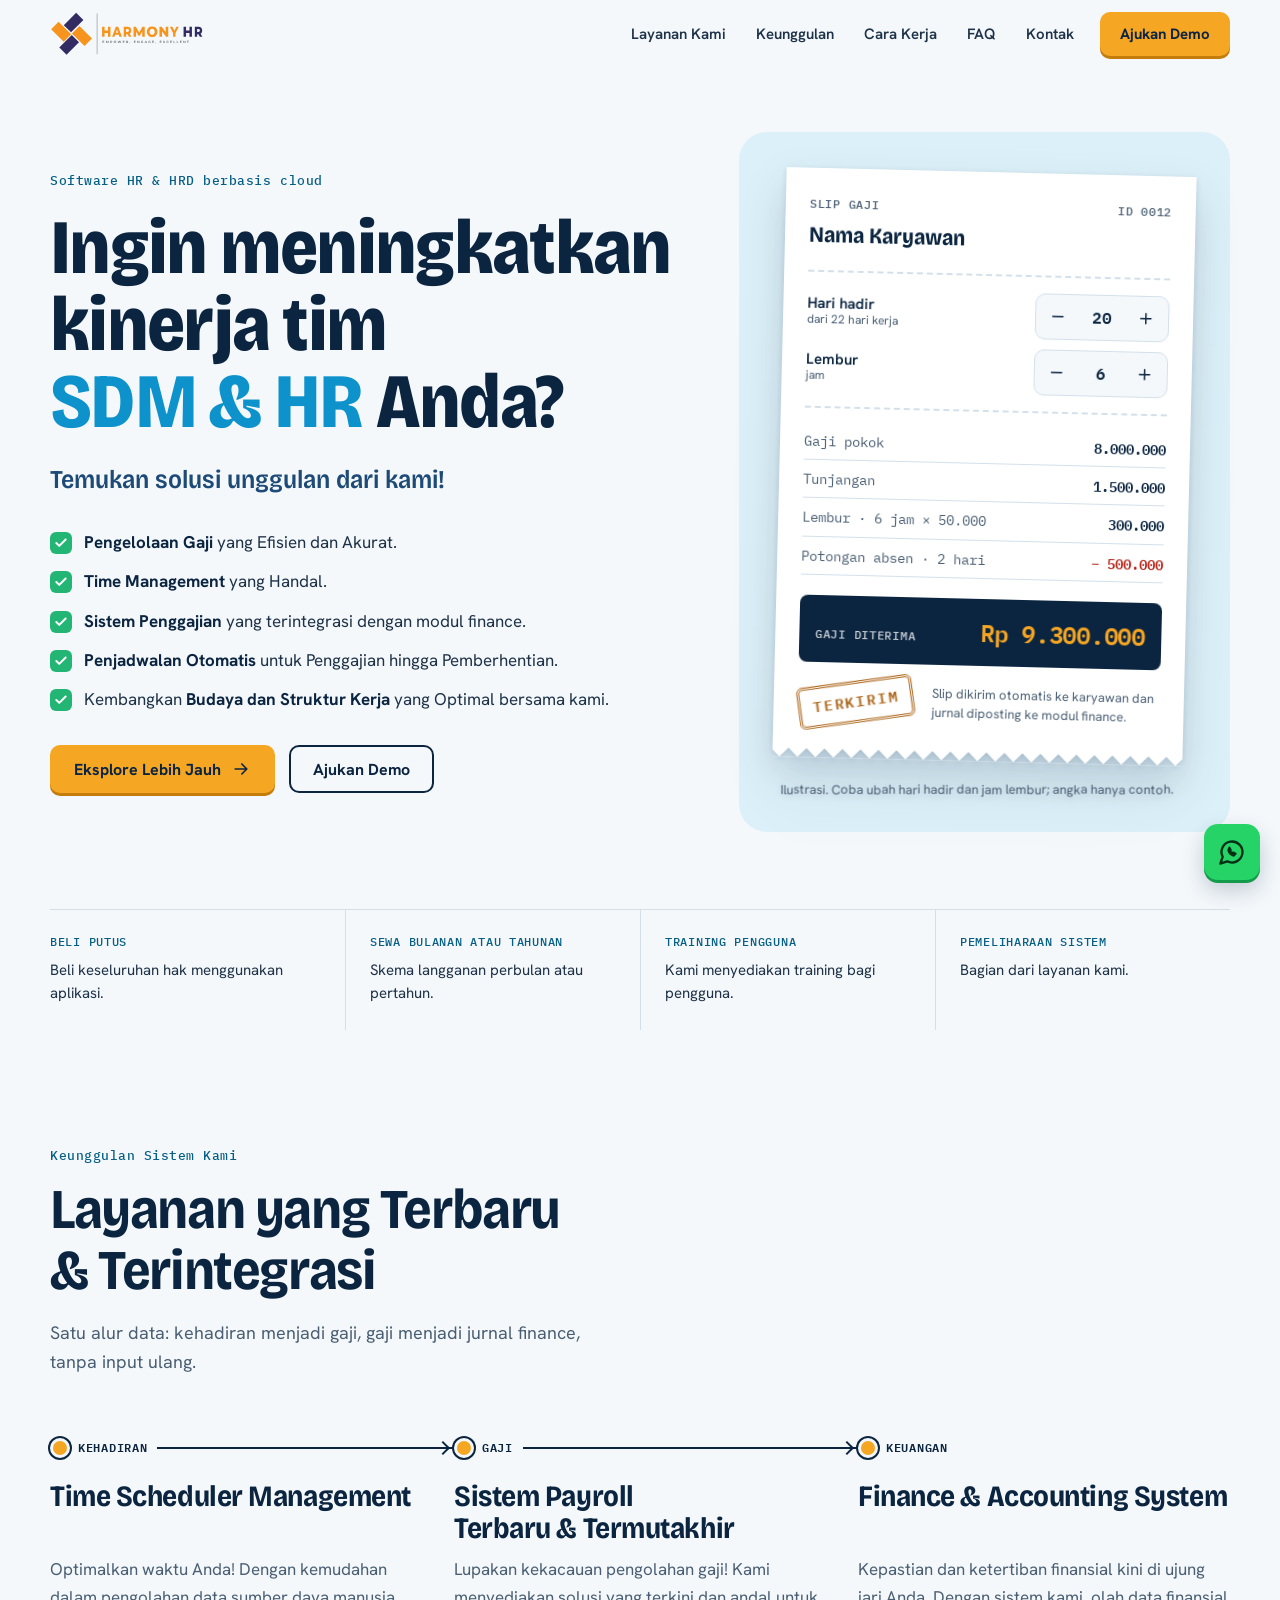
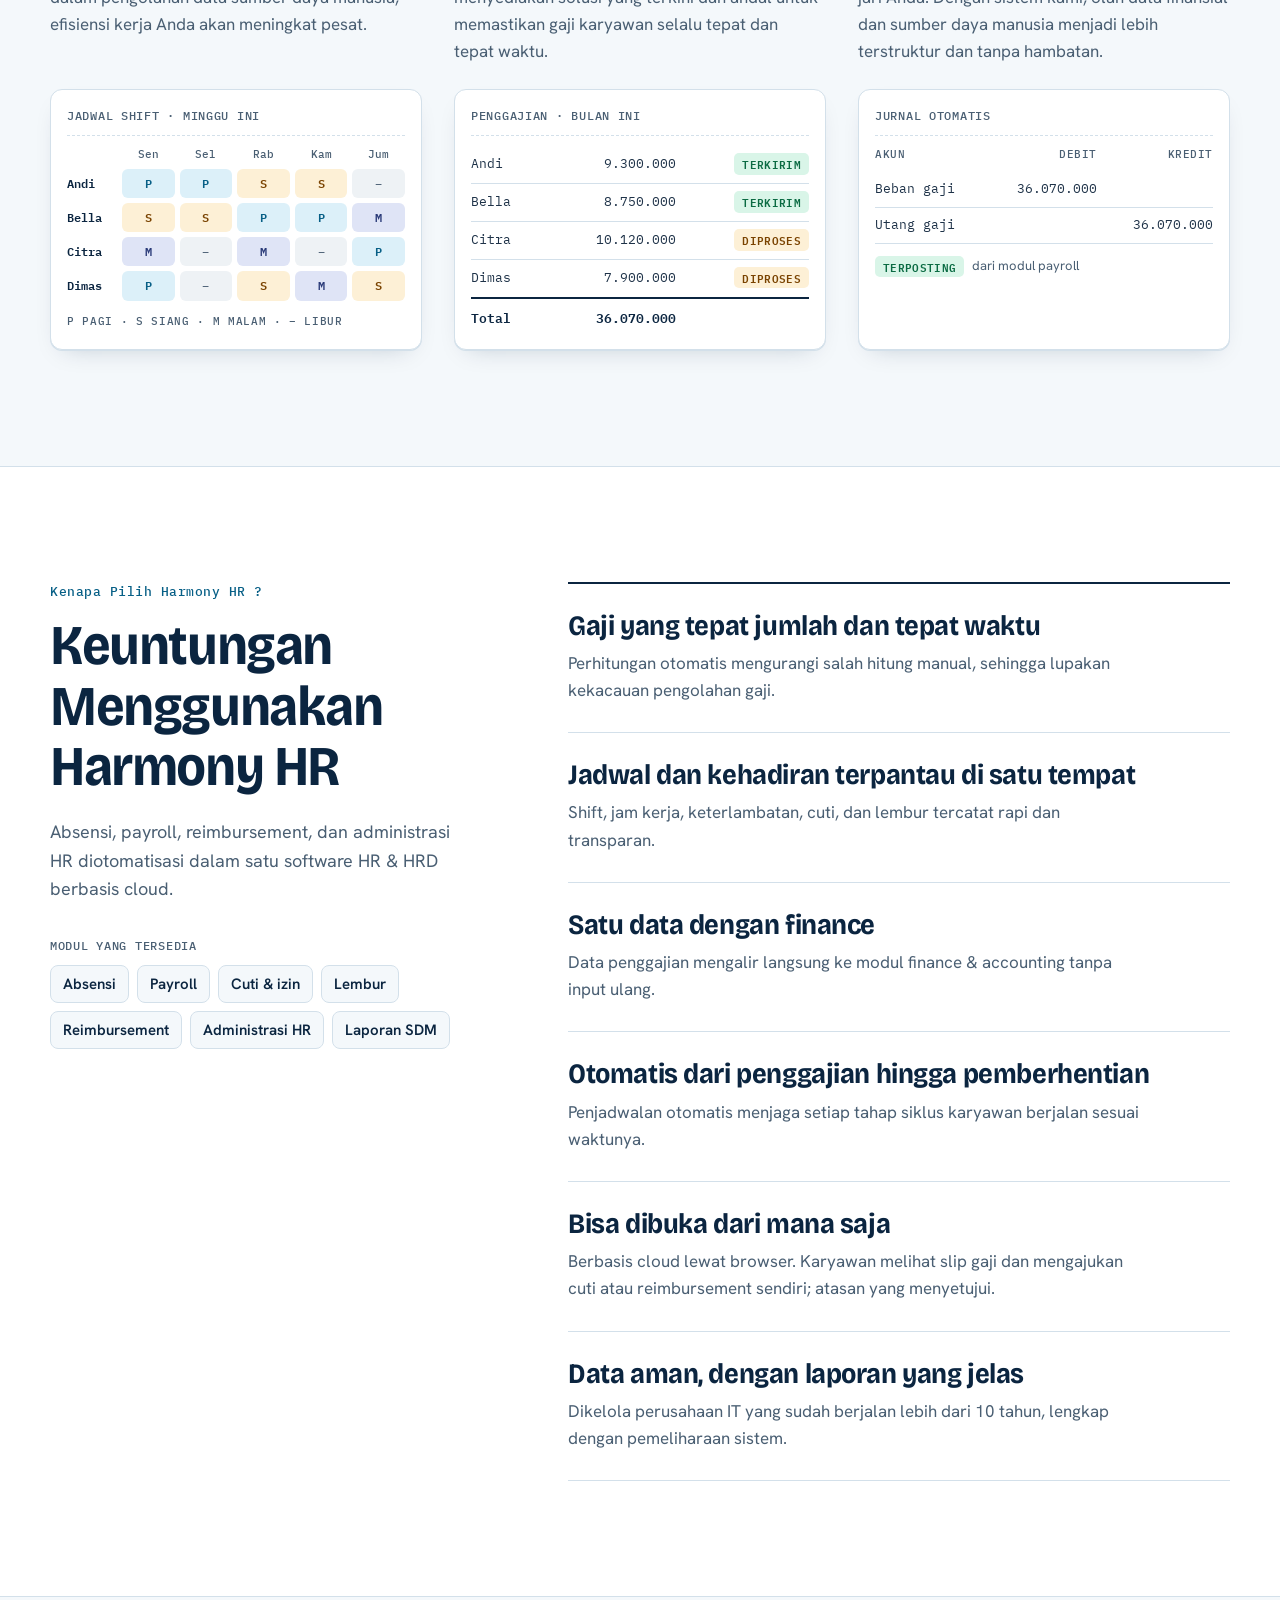
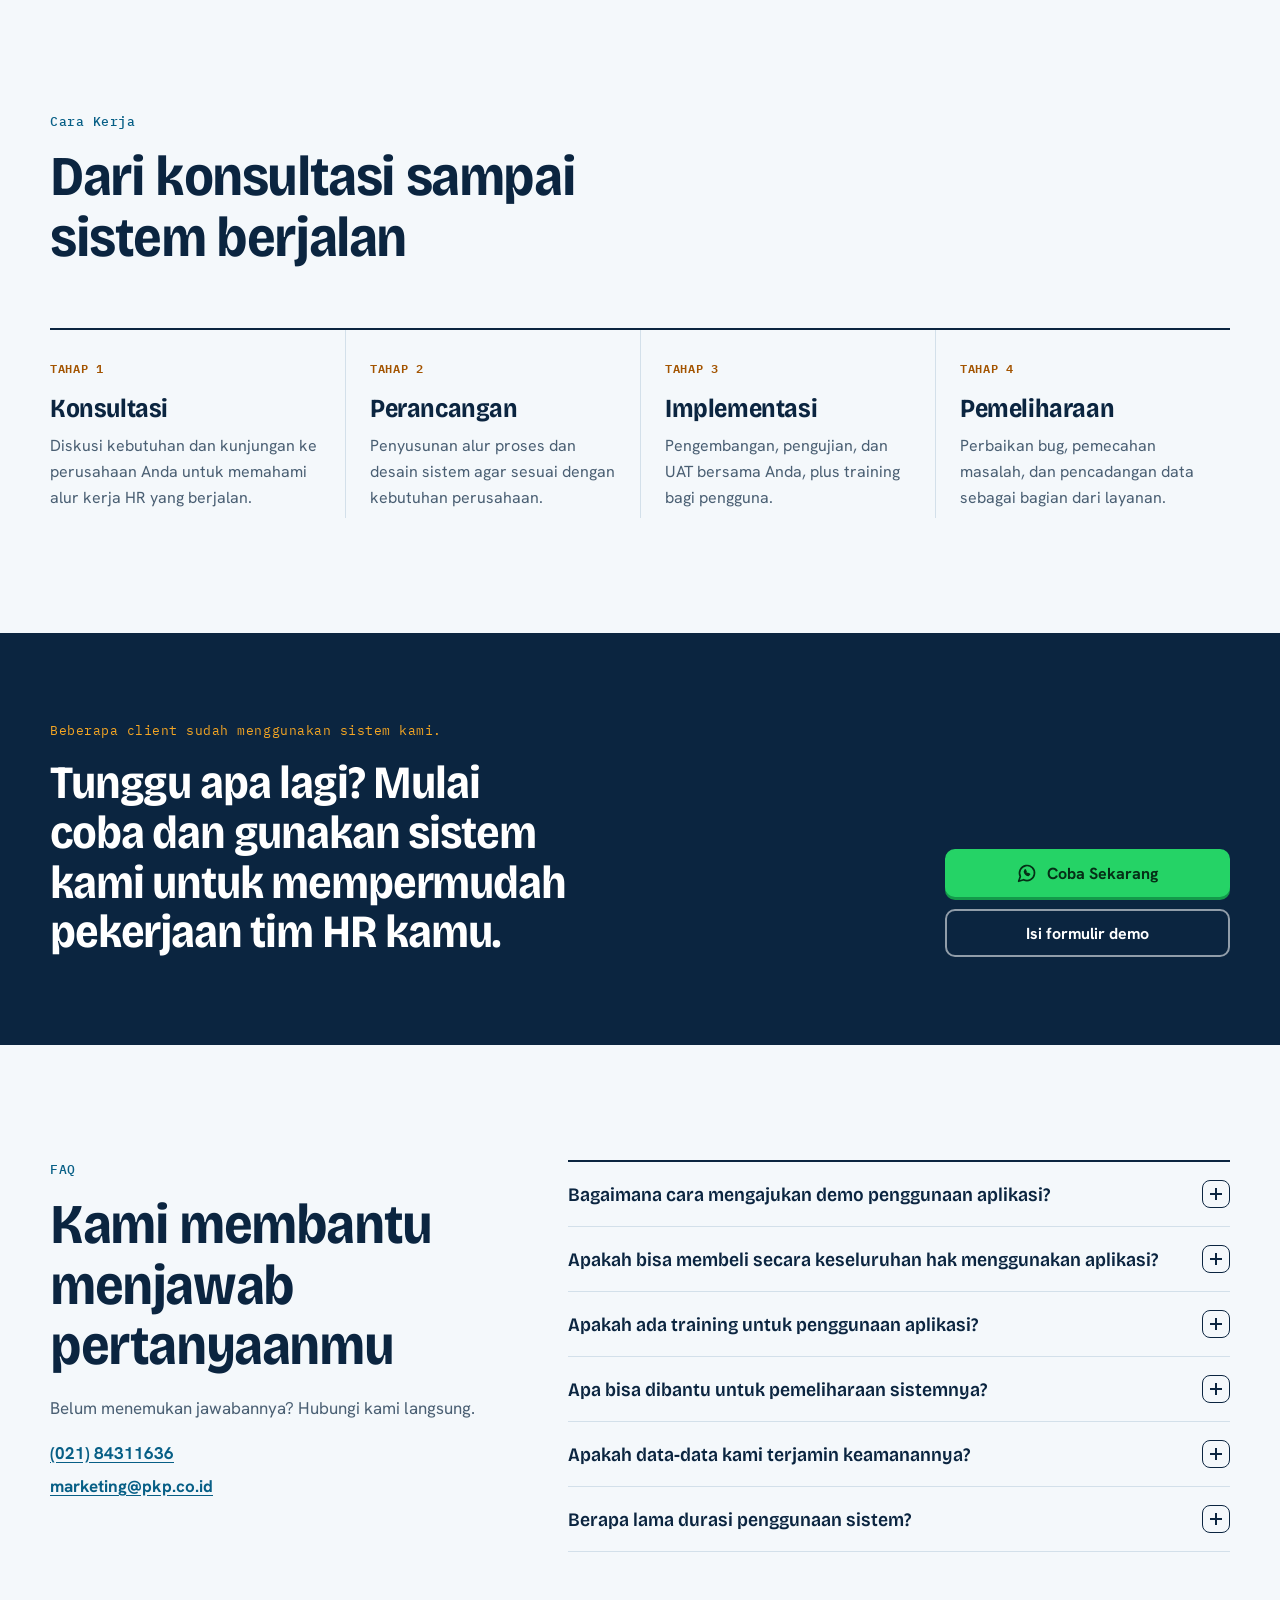
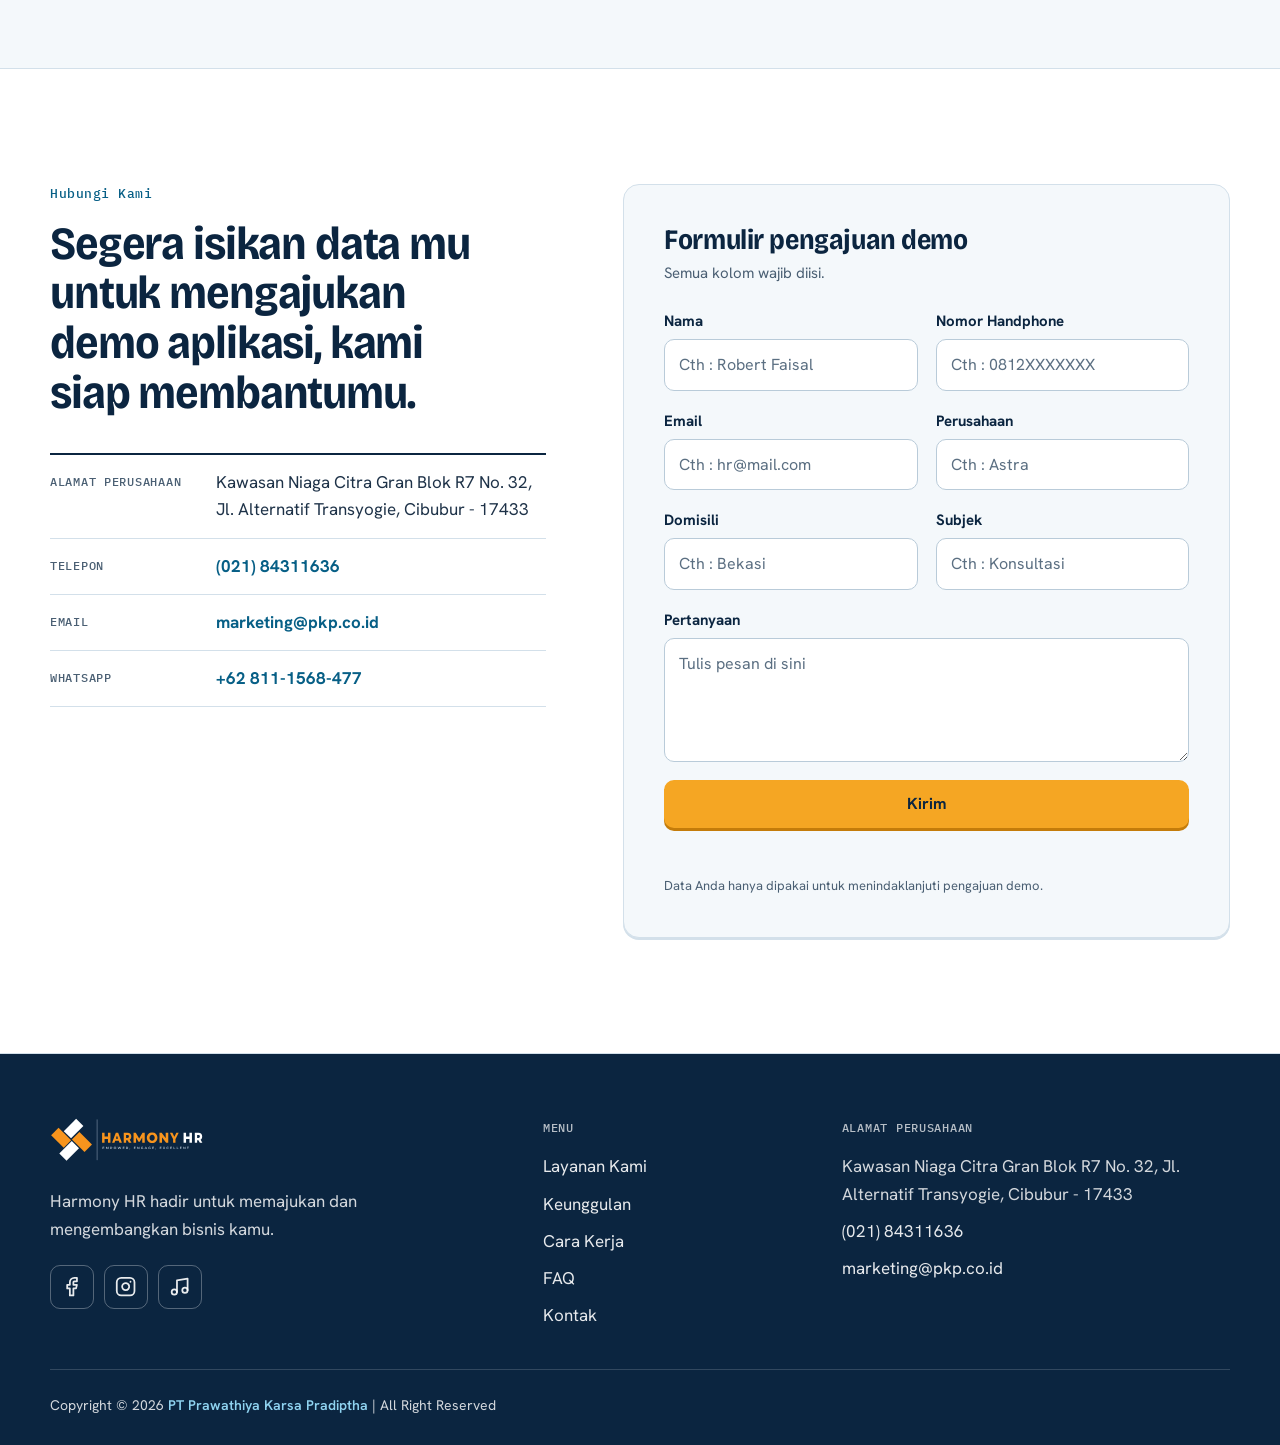
<file: index.html>
<!DOCTYPE html>
<html lang="id">
<head>
  <meta charset="utf-8" />
  <meta name="viewport" content="width=device-width, initial-scale=1" />
  <title>Harmony HR – Software HR, Payroll &amp; Absensi Berbasis Cloud</title>
  <meta name="description" content="Harmony HR: software HR &amp; HRD berbasis cloud untuk absensi, payroll, reimbursement, dan administrasi HR, terintegrasi dengan finance. Ajukan demo sekarang." />
  <link rel="canonical" href="https://malfian7.github.io/HarmonyHR-LandingPage/" />
  <link rel="alternate" hreflang="id" href="https://malfian7.github.io/HarmonyHR-LandingPage/" />
  <link rel="alternate" hreflang="x-default" href="https://malfian7.github.io/HarmonyHR-LandingPage/" />
  <meta name="robots" content="index, follow, max-image-preview:large, max-snippet:-1, max-video-preview:-1" />
  <meta name="author" content="PT Prawathiya Karsa Pradiptha" />
  <meta name="application-name" content="Harmony HR" />
  <meta name="theme-color" content="#0b2540" />

  <!-- Open Graph -->
  <meta property="og:site_name" content="Harmony HR" />
  <meta property="og:type" content="website" />
  <meta property="og:locale" content="id_ID" />
  <meta property="og:url" content="https://malfian7.github.io/HarmonyHR-LandingPage/" />
  <meta property="og:title" content="Harmony HR – Software HR, Payroll &amp; Absensi Berbasis Cloud" />
  <meta property="og:description" content="Otomatiskan absensi, payroll, reimbursement, dan administrasi HR dalam satu sistem cloud yang terintegrasi dengan finance." />
  <meta property="og:image" content="https://malfian7.github.io/HarmonyHR-LandingPage/assets/images/og-image.png" />
  <meta property="og:image:type" content="image/png" />
  <meta property="og:image:width" content="1200" />
  <meta property="og:image:height" content="630" />
  <meta property="og:image:alt" content="Harmony HR: software HR dan HRD berbasis cloud, ilustrasi slip gaji digital yang terkirim otomatis" />

  <!-- Twitter / X -->
  <meta name="twitter:card" content="summary_large_image" />
  <meta name="twitter:title" content="Harmony HR – Software HR, Payroll &amp; Absensi Berbasis Cloud" />
  <meta name="twitter:description" content="Otomatiskan absensi, payroll, reimbursement, dan administrasi HR dalam satu sistem cloud yang terintegrasi dengan finance." />
  <meta name="twitter:image" content="https://malfian7.github.io/HarmonyHR-LandingPage/assets/images/og-image.png" />
  <meta name="twitter:image:alt" content="Harmony HR: software HR dan HRD berbasis cloud, ilustrasi slip gaji digital yang terkirim otomatis" />

  <!-- Ikon & manifest -->
  <link rel="icon" href="favicon.ico" sizes="48x48" />
  <link rel="icon" type="image/svg+xml" href="assets/images/favicon.svg" />
  <link rel="icon" type="image/png" sizes="32x32" href="assets/images/favicon-32.png" />
  <link rel="apple-touch-icon" sizes="180x180" href="assets/images/apple-touch-icon.png" />
  <link rel="manifest" href="site.webmanifest" />
  <link rel="sitemap" type="application/xml" href="sitemap.xml" />

  <!-- Performa: font utama dimuat lebih awal -->
  <link rel="preload" href="assets/fonts/bricolage-grotesque-wdth.woff2" as="font" type="font/woff2" crossorigin />
  <link rel="preload" href="assets/fonts/hanken-grotesk-wght.woff2" as="font" type="font/woff2" crossorigin />
  <link rel="stylesheet" href="assets/css/style.css" />

  <script>document.documentElement.classList.add('js');if(!window.matchMedia('(prefers-reduced-motion: reduce)').matches)document.documentElement.classList.add('anim');</script>
  <noscript><style>.reveal{opacity:1!important;transform:none!important}</style></noscript>

  <!-- Structured data (JSON-LD). Teks FAQ harus sama dengan FAQ yang tampil di halaman. -->
  <script type="application/ld+json">
{
  "@context": "https://schema.org",
  "@graph": [
    {
      "@type": "Organization",
      "@id": "https://malfian7.github.io/HarmonyHR-LandingPage/#organization",
      "name": "PT Prawathiya Karsa Pradiptha",
      "alternateName": "PKP",
      "url": "https://www.pkp.co.id/en/",
      "logo": {
        "@type": "ImageObject",
        "url": "https://malfian7.github.io/HarmonyHR-LandingPage/assets/images/icon-512.png",
        "width": 512,
        "height": 512
      },
      "foundingDate": "2008-02",
      "telephone": "+62-21-84311636",
      "email": "marketing@pkp.co.id",
      "address": {
        "@type": "PostalAddress",
        "streetAddress": "Kawasan Niaga Citra Gran Blok R7 No. 32, Jl. Alternatif Transyogie",
        "addressLocality": "Cibubur",
        "postalCode": "17433",
        "addressCountry": "ID"
      },
      "contactPoint": [
        {
          "@type": "ContactPoint",
          "contactType": "sales",
          "telephone": "+62-21-84311636",
          "email": "marketing@pkp.co.id",
          "areaServed": "ID",
          "availableLanguage": "id"
        }
      ]
    },
    {
      "@type": "WebSite",
      "@id": "https://malfian7.github.io/HarmonyHR-LandingPage/#website",
      "url": "https://malfian7.github.io/HarmonyHR-LandingPage/",
      "name": "Harmony HR",
      "inLanguage": "id",
      "publisher": {
        "@id": "https://malfian7.github.io/HarmonyHR-LandingPage/#organization"
      }
    },
    {
      "@type": "WebPage",
      "@id": "https://malfian7.github.io/HarmonyHR-LandingPage/#webpage",
      "url": "https://malfian7.github.io/HarmonyHR-LandingPage/",
      "name": "Harmony HR – Software HR, Payroll & Absensi Berbasis Cloud",
      "description": "Harmony HR: software HR & HRD berbasis cloud untuk absensi, payroll, reimbursement, dan administrasi HR, terintegrasi dengan finance. Ajukan demo sekarang.",
      "inLanguage": "id",
      "isPartOf": {
        "@id": "https://malfian7.github.io/HarmonyHR-LandingPage/#website"
      },
      "about": {
        "@id": "https://malfian7.github.io/HarmonyHR-LandingPage/#software"
      },
      "primaryImageOfPage": {
        "@type": "ImageObject",
        "url": "https://malfian7.github.io/HarmonyHR-LandingPage/assets/images/og-image.png",
        "width": 1200,
        "height": 630
      },
      "dateModified": "2026-11-18"
    },
    {
      "@type": "SoftwareApplication",
      "@id": "https://malfian7.github.io/HarmonyHR-LandingPage/#software",
      "name": "Harmony HR",
      "url": "https://malfian7.github.io/HarmonyHR-LandingPage/",
      "applicationCategory": "BusinessApplication",
      "applicationSubCategory": "Human Resource Management System (HRMS)",
      "operatingSystem": "Web browser",
      "inLanguage": "id",
      "description": "Software HR & HRD berbasis cloud yang mengotomatiskan absensi, penggajian (payroll), reimbursement, dan administrasi HR, terintegrasi dengan modul finance.",
      "featureList": [
        "Time Scheduler Management",
        "Sistem payroll (penggajian)",
        "Reimbursement",
        "Administrasi HR",
        "Finance & Accounting System terintegrasi",
        "Penjadwalan otomatis dari penggajian hingga pemberhentian"
      ],
      "provider": {
        "@id": "https://malfian7.github.io/HarmonyHR-LandingPage/#organization"
      },
      "publisher": {
        "@id": "https://malfian7.github.io/HarmonyHR-LandingPage/#organization"
      }
    },
    {
      "@type": "FAQPage",
      "@id": "https://malfian7.github.io/HarmonyHR-LandingPage/#faq",
      "mainEntity": [
        {
          "@type": "Question",
          "name": "Bagaimana cara mengajukan demo penggunaan aplikasi?",
          "acceptedAnswer": {
            "@type": "Answer",
            "text": "Untuk mengajukan demo aplikasi dapat menghubungi kami pada nomor (021) 84311636 dan email kami marketing@pkp.co.id, atau isi formulir di bagian Kontak."
          }
        },
        {
          "@type": "Question",
          "name": "Apakah bisa membeli secara keseluruhan hak menggunakan aplikasi?",
          "acceptedAnswer": {
            "@type": "Answer",
            "text": "Bisa, selain itu kami juga menyediakan skema sewa aplikasi dengan skema langganan perbulan atau pertahun."
          }
        },
        {
          "@type": "Question",
          "name": "Apakah ada training untuk penggunaan aplikasi?",
          "acceptedAnswer": {
            "@type": "Answer",
            "text": "Ya, kami menyediakan training bagi pengguna."
          }
        },
        {
          "@type": "Question",
          "name": "Apa bisa dibantu untuk pemeliharaan sistemnya?",
          "acceptedAnswer": {
            "@type": "Answer",
            "text": "Ya, pemeliharaan sistem adalah bagian dari layanan kami."
          }
        },
        {
          "@type": "Question",
          "name": "Apakah data-data kami terjamin keamanannya?",
          "acceptedAnswer": {
            "@type": "Answer",
            "text": "Kami adalah perusahaan IT penyedia aplikasi yang sudah berjalan lebih dari 10 tahun. Kami pastikan data-data dari klien kami aman dan terjaga dengan baik."
          }
        },
        {
          "@type": "Question",
          "name": "Berapa lama durasi penggunaan sistem?",
          "acceptedAnswer": {
            "@type": "Answer",
            "text": "Kami menyediakan beberapa paket dari sistem yang kami tawarkan. Untuk lebih lanjutnya Anda bisa hubungi kami di (021) 84311636."
          }
        }
      ]
    }
  ]
}
  </script>
</head>
<body>

<!-- Ikon SVG -->
<svg width="0" height="0" style="position:absolute" aria-hidden="true" focusable="false">
  <defs>
    <symbol id="i-check" viewBox="0 0 24 24"><path d="M20 6 9 17l-5-5"/></symbol>
    <symbol id="i-menu" viewBox="0 0 24 24"><path d="M4 7h16M4 12h16M4 17h16"/></symbol>
    <symbol id="i-x" viewBox="0 0 24 24"><path d="M18 6 6 18M6 6l12 12"/></symbol>
    <symbol id="i-arrow" viewBox="0 0 24 24"><path d="M5 12h14M13 6l6 6-6 6"/></symbol>
    <symbol id="i-plus" viewBox="0 0 24 24"><path d="M12 5v14M5 12h14"/></symbol>
    <symbol id="i-minus" viewBox="0 0 24 24"><path d="M5 12h14"/></symbol>
    <symbol id="i-chat" viewBox="0 0 24 24"><path d="M7.9 20A9 9 0 1 0 4 16.1L2 22Z"/><path d="M9 10.5c.5 2 2.5 4 4.5 4.5l1.5-1.5-2-1-1 .5c-.7-.4-1.3-1-1.7-1.7l.5-1-1-2z"/></symbol>
    <symbol id="i-facebook" viewBox="0 0 24 24"><path d="M18 2h-3a5 5 0 0 0-5 5v3H7v4h3v8h4v-8h3l1-4h-4V7a1 1 0 0 1 1-1h3z"/></symbol>
    <symbol id="i-instagram" viewBox="0 0 24 24"><rect width="20" height="20" x="2" y="2" rx="5"/><path d="M16 11.37A4 4 0 1 1 12.63 8 4 4 0 0 1 16 11.37z"/><path d="M17.5 6.5h.01"/></symbol>
    <symbol id="i-tiktok" viewBox="0 0 24 24"><path d="M9 18V5l12-2v13"/><circle cx="6" cy="18" r="3"/><circle cx="18" cy="16" r="3"/></symbol>
  </defs>
</svg>

<a class="skip-link" href="#main">Lewati ke konten utama</a>

<!-- ================= HEADER ================= -->
<header class="header" id="top">
  <div class="container header__inner">
    <a class="brand" href="#top" aria-label="Harmony HR — beranda">
      <img class="brand__logo" src="assets/images/logo.svg" alt="Harmony HR" width="154" height="44" decoding="async" fetchpriority="high">
    </a>

    <button class="nav-toggle" type="button" aria-expanded="false" aria-controls="nav" aria-label="Buka menu">
      <svg class="icon icon-open" aria-hidden="true"><use href="#i-menu"/></svg>
      <svg class="icon icon-close" aria-hidden="true"><use href="#i-x"/></svg>
    </button>

    <nav class="nav" id="nav" aria-label="Navigasi utama">
      <a href="#layanan">Layanan Kami</a>
      <a href="#keunggulan">Keunggulan</a>
      <a href="#cara-kerja">Cara Kerja</a>
      <a href="#faq">FAQ</a>
      <a href="#kontak">Kontak</a>
      <a class="btn btn--sm" href="#kontak">Ajukan Demo</a>
    </nav>
  </div>
</header>

<main id="main">

<!-- ================= HERO ================= -->
<section class="hero" aria-labelledby="hero-title">
  <div class="container hero__grid">

    <div class="hero__copy">
      <p class="kicker rise">Software HR &amp; HRD berbasis cloud</p>
      <h1 id="hero-title" class="rise">Ingin meningkatkan kinerja tim <em>SDM &amp; HR</em> Anda?</h1>
      <p class="hero__lead rise" style="--d:90ms">Temukan solusi unggulan dari kami!</p>

      <ul class="ticks rise" style="--d:170ms">
        <li><span class="tick"><svg class="icon" aria-hidden="true"><use href="#i-check"/></svg></span><span><strong>Pengelolaan Gaji</strong> yang Efisien dan Akurat.</span></li>
        <li><span class="tick"><svg class="icon" aria-hidden="true"><use href="#i-check"/></svg></span><span><strong>Time Management</strong> yang Handal.</span></li>
        <li><span class="tick"><svg class="icon" aria-hidden="true"><use href="#i-check"/></svg></span><span><strong>Sistem Penggajian</strong> yang terintegrasi dengan modul finance.</span></li>
        <li><span class="tick"><svg class="icon" aria-hidden="true"><use href="#i-check"/></svg></span><span><strong>Penjadwalan Otomatis</strong> untuk Penggajian hingga Pemberhentian.</span></li>
        <li><span class="tick"><svg class="icon" aria-hidden="true"><use href="#i-check"/></svg></span><span>Kembangkan <strong>Budaya dan Struktur Kerja</strong> yang Optimal bersama kami.</span></li>
      </ul>

      <div class="hero__cta rise" style="--d:250ms">
        <a class="btn" href="#layanan">Eksplore Lebih Jauh <svg class="icon" aria-hidden="true"><use href="#i-arrow"/></svg></a>
        <a class="btn btn--ghost" href="#kontak">Ajukan Demo</a>
      </div>
    </div>

    <!-- Slip gaji interaktif (ilustrasi) -->
    <div class="hero__slip">
      <div class="desk" aria-hidden="true"></div>
      <figure class="slip-wrap" aria-labelledby="slip-cap">
        <div class="slip" id="slip">
          <div class="slip__head">
            <div>
              <span class="mono-label">Slip gaji</span>
              <b class="slip__name">Nama Karyawan</b>
            </div>
            <span class="mono-label slip__id">ID 0012</span>
          </div>

          <div class="slip__controls">
            <div class="ctl">
              <span id="lbl-hadir" class="ctl__label">Hari hadir <small>dari 22 hari kerja</small></span>
              <div class="stepper" role="group" aria-labelledby="lbl-hadir">
                <button type="button" data-field="hadir" data-step="-1" aria-label="Kurangi hari hadir"><svg class="icon" aria-hidden="true"><use href="#i-minus"/></svg></button>
                <output id="v-hadir">20</output>
                <button type="button" data-field="hadir" data-step="1" aria-label="Tambah hari hadir"><svg class="icon" aria-hidden="true"><use href="#i-plus"/></svg></button>
              </div>
            </div>
            <div class="ctl">
              <span id="lbl-lembur" class="ctl__label">Lembur <small>jam</small></span>
              <div class="stepper" role="group" aria-labelledby="lbl-lembur">
                <button type="button" data-field="lembur" data-step="-1" aria-label="Kurangi jam lembur"><svg class="icon" aria-hidden="true"><use href="#i-minus"/></svg></button>
                <output id="v-lembur">6</output>
                <button type="button" data-field="lembur" data-step="1" aria-label="Tambah jam lembur"><svg class="icon" aria-hidden="true"><use href="#i-plus"/></svg></button>
              </div>
            </div>
          </div>

          <dl class="slip__lines">
            <div><dt>Gaji pokok</dt><dd>8.000.000</dd></div>
            <div><dt>Tunjangan</dt><dd>1.500.000</dd></div>
            <div><dt id="l-lembur">Lembur · 6 jam × 50.000</dt><dd id="a-lembur">300.000</dd></div>
            <div class="neg"><dt id="l-pot">Potongan absen · 2 hari</dt><dd id="a-pot">− 500.000</dd></div>
          </dl>

          <div class="slip__total">
            <span class="mono-label">Gaji diterima</span>
            <b>Rp <output id="v-total">9.300.000</output></b>
          </div>

          <div class="slip__foot">
            <span class="stamp" aria-hidden="true">Terkirim</span>
            <p>Slip dikirim otomatis ke karyawan dan jurnal diposting ke modul finance.</p>
          </div>
        </div>
        <figcaption id="slip-cap">Ilustrasi. Coba ubah hari hadir dan jam lembur; angka hanya contoh.</figcaption>
      </figure>
    </div>
  </div>

  <!-- Cara memiliki, dari FAQ -->
  <div class="container">
    <dl class="terms">
      <div><dt class="mono-label">Beli putus</dt><dd>Beli keseluruhan hak menggunakan aplikasi.</dd></div>
      <div><dt class="mono-label">Sewa bulanan atau tahunan</dt><dd>Skema langganan perbulan atau pertahun.</dd></div>
      <div><dt class="mono-label">Training pengguna</dt><dd>Kami menyediakan training bagi pengguna.</dd></div>
      <div><dt class="mono-label">Pemeliharaan sistem</dt><dd>Bagian dari layanan kami.</dd></div>
    </dl>
  </div>
</section>

<!-- ================= LAYANAN: alur data ================= -->
<section class="section" id="layanan" aria-labelledby="layanan-title">
  <div class="container">
    <header class="section-head">
      <p class="kicker">Keunggulan Sistem Kami</p>
      <h2 id="layanan-title">Layanan yang Terbaru &amp; Terintegrasi</h2>
      <p class="section-head__sub">Satu alur data: kehadiran menjadi gaji, gaji menjadi jurnal finance, tanpa input ulang.</p>
    </header>

    <ol class="flow">
      <li class="flow__step reveal">
        <span class="flow__node mono-label">Kehadiran</span>
        <h3>Time Scheduler Management</h3>
        <p>Optimalkan waktu Anda! Dengan kemudahan dalam pengolahan data sumber daya manusia, efisiensi kerja Anda akan meningkat pesat.</p>
        <div class="doc" role="img" aria-label="Ilustrasi jadwal shift mingguan">
          <div class="doc__title mono-label">Jadwal shift · minggu ini</div>
          <div class="roster" aria-hidden="true">
            <span></span><span class="h">Sen</span><span class="h">Sel</span><span class="h">Rab</span><span class="h">Kam</span><span class="h">Jum</span>
            <span class="n">Andi</span><i class="s-p">P</i><i class="s-p">P</i><i class="s-s">S</i><i class="s-s">S</i><i class="s-l">–</i>
            <span class="n">Bella</span><i class="s-s">S</i><i class="s-s">S</i><i class="s-p">P</i><i class="s-p">P</i><i class="s-m">M</i>
            <span class="n">Citra</span><i class="s-m">M</i><i class="s-l">–</i><i class="s-m">M</i><i class="s-l">–</i><i class="s-p">P</i>
            <span class="n">Dimas</span><i class="s-p">P</i><i class="s-l">–</i><i class="s-s">S</i><i class="s-m">M</i><i class="s-s">S</i>
          </div>
          <div class="doc__legend mono-label" aria-hidden="true">P pagi · S siang · M malam · – libur</div>
        </div>
      </li>

      <li class="flow__step reveal" style="--d:120ms">
        <span class="flow__node mono-label">Gaji</span>
        <h3>Sistem Payroll Terbaru &amp; Termutakhir</h3>
        <p>Lupakan kekacauan pengolahan gaji! Kami menyediakan solusi yang terkini dan andal untuk memastikan gaji karyawan selalu tepat dan tepat waktu.</p>
        <div class="doc" role="img" aria-label="Ilustrasi daftar penggajian dengan total 36.070.000 rupiah">
          <div class="doc__title mono-label">Penggajian · bulan ini</div>
          <table class="ledger" aria-hidden="true">
            <tbody>
              <tr><td>Andi</td><td class="num">9.300.000</td><td><span class="tag tag--ok">Terkirim</span></td></tr>
              <tr><td>Bella</td><td class="num">8.750.000</td><td><span class="tag tag--ok">Terkirim</span></td></tr>
              <tr><td>Citra</td><td class="num">10.120.000</td><td><span class="tag tag--wait">Diproses</span></td></tr>
              <tr><td>Dimas</td><td class="num">7.900.000</td><td><span class="tag tag--wait">Diproses</span></td></tr>
            </tbody>
            <tfoot><tr><td>Total</td><td class="num">36.070.000</td><td></td></tr></tfoot>
          </table>
        </div>
      </li>

      <li class="flow__step reveal" style="--d:240ms">
        <span class="flow__node mono-label">Keuangan</span>
        <h3>Finance &amp; Accounting System</h3>
        <p>Kepastian dan ketertiban finansial kini di ujung jari Anda. Dengan sistem kami, olah data finansial dan sumber daya manusia menjadi lebih terstruktur dan tanpa hambatan.</p>
        <div class="doc" role="img" aria-label="Ilustrasi jurnal otomatis dengan debit dan kredit 36.070.000 rupiah">
          <div class="doc__title mono-label">Jurnal otomatis</div>
          <table class="ledger ledger--journal" aria-hidden="true">
            <thead><tr><th>Akun</th><th class="num">Debit</th><th class="num">Kredit</th></tr></thead>
            <tbody>
              <tr><td>Beban gaji</td><td class="num">36.070.000</td><td class="num"></td></tr>
              <tr><td>Utang gaji</td><td class="num"></td><td class="num">36.070.000</td></tr>
            </tbody>
          </table>
          <p class="doc__status"><span class="tag tag--ok">Terposting</span> dari modul payroll</p>
        </div>
      </li>
    </ol>
  </div>
</section>

<!-- ================= KEUNGGULAN ================= -->
<section class="section section--tint" id="keunggulan" aria-labelledby="keunggulan-title">
  <div class="container benefits">
    <div class="benefits__intro">
      <p class="kicker">Kenapa Pilih Harmony HR ?</p>
      <h2 id="keunggulan-title">Keuntungan Menggunakan Harmony HR</h2>
      <p>Absensi, payroll, reimbursement, dan administrasi HR diotomatisasi dalam satu software HR &amp; HRD berbasis cloud.</p>
      <h3 class="mono-label modules__label">Modul yang tersedia</h3>
      <ul class="modules">
        <li>Absensi</li><li>Payroll</li><li>Cuti &amp; izin</li><li>Lembur</li><li>Reimbursement</li><li>Administrasi HR</li><li>Laporan SDM</li>
      </ul>
    </div>

    <dl class="benefit-list">
      <div class="benefit reveal"><dt>Gaji yang tepat jumlah dan tepat waktu</dt><dd>Perhitungan otomatis mengurangi salah hitung manual, sehingga lupakan kekacauan pengolahan gaji.</dd></div>
      <div class="benefit reveal"><dt>Jadwal dan kehadiran terpantau di satu tempat</dt><dd>Shift, jam kerja, keterlambatan, cuti, dan lembur tercatat rapi dan transparan.</dd></div>
      <div class="benefit reveal"><dt>Satu data dengan finance</dt><dd>Data penggajian mengalir langsung ke modul finance &amp; accounting tanpa input ulang.</dd></div>
      <div class="benefit reveal"><dt>Otomatis dari penggajian hingga pemberhentian</dt><dd>Penjadwalan otomatis menjaga setiap tahap siklus karyawan berjalan sesuai waktunya.</dd></div>
      <div class="benefit reveal"><dt>Bisa dibuka dari mana saja</dt><dd>Berbasis cloud lewat browser. Karyawan melihat slip gaji dan mengajukan cuti atau reimbursement sendiri; atasan yang menyetujui.</dd></div>
      <div class="benefit reveal"><dt>Data aman, dengan laporan yang jelas</dt><dd>Dikelola perusahaan IT yang sudah berjalan lebih dari 10 tahun, lengkap dengan pemeliharaan sistem.</dd></div>
    </dl>
  </div>
</section>

<!-- ================= CARA KERJA ================= -->
<section class="section" id="cara-kerja" aria-labelledby="proses-title">
  <div class="container">
    <header class="section-head">
      <p class="kicker">Cara Kerja</p>
      <h2 id="proses-title">Dari konsultasi sampai sistem berjalan</h2>
    </header>

    <ol class="stages">
      <li class="stage reveal"><span class="mono-label">Tahap 1</span><h3>Konsultasi</h3><p>Diskusi kebutuhan dan kunjungan ke perusahaan Anda untuk memahami alur kerja HR yang berjalan.</p></li>
      <li class="stage reveal" style="--d:90ms"><span class="mono-label">Tahap 2</span><h3>Perancangan</h3><p>Penyusunan alur proses dan desain sistem agar sesuai dengan kebutuhan perusahaan.</p></li>
      <li class="stage reveal" style="--d:180ms"><span class="mono-label">Tahap 3</span><h3>Implementasi</h3><p>Pengembangan, pengujian, dan UAT bersama Anda, plus training bagi pengguna.</p></li>
      <li class="stage reveal" style="--d:270ms"><span class="mono-label">Tahap 4</span><h3>Pemeliharaan</h3><p>Perbaikan bug, pemecahan masalah, dan pencadangan data sebagai bagian dari layanan.</p></li>
    </ol>
  </div>
</section>

<!-- ================= CTA ================= -->
<!--
  Logo client: tambahkan di sini bila sudah punya file logo, mis.
  <ul class="clients"><li><img src="assets/images/clients/nama.png" alt="Nama Client"></li></ul>
-->
<section class="cta" aria-labelledby="cta-title">
  <div class="container cta__inner">
    <div>
      <p class="cta__small">Beberapa client sudah menggunakan sistem kami.</p>
      <h2 id="cta-title">Tunggu apa lagi? Mulai coba dan gunakan sistem kami untuk mempermudah pekerjaan tim HR kamu.</h2>
    </div>
    <div class="cta__actions">
      <a class="btn btn--wa" href="https://wa.me/628111568477?text=Halo%20Harmony%20HR%2C%20saya%20ingin%20mencoba%20aplikasinya." target="_blank" rel="noopener noreferrer">
        <svg class="icon" aria-hidden="true"><use href="#i-chat"/></svg>Coba Sekarang
      </a>
      <a class="btn btn--ghost-light" href="#kontak">Isi formulir demo</a>
    </div>
  </div>
</section>

<!-- ================= FAQ ================= -->
<section class="section" id="faq" aria-labelledby="faq-title">
  <div class="container faq">
    <div class="faq__intro">
      <p class="kicker">FAQ</p>
      <h2 id="faq-title">Kami membantu menjawab pertanyaanmu</h2>
      <p>Belum menemukan jawabannya? Hubungi kami langsung.</p>
      <ul class="plain-contact">
        <li><a href="tel:+622184311636">(021) 84311636</a></li>
        <li><a href="mailto:marketing@pkp.co.id">marketing@pkp.co.id</a></li>
      </ul>
    </div>

    <div class="faq__list">
      <details class="qa">
        <summary>Bagaimana cara mengajukan demo penggunaan aplikasi? <span class="qa__mark" aria-hidden="true"></span></summary>
        <div class="answer">Untuk mengajukan demo aplikasi dapat menghubungi kami pada nomor <strong>(021) 84311636</strong> dan email kami <strong>marketing@pkp.co.id</strong>, atau isi formulir di bagian Kontak.</div>
      </details>
      <details class="qa">
        <summary>Apakah bisa membeli secara keseluruhan hak menggunakan aplikasi? <span class="qa__mark" aria-hidden="true"></span></summary>
        <div class="answer">Bisa, selain itu kami juga menyediakan skema sewa aplikasi dengan skema langganan perbulan atau pertahun.</div>
      </details>
      <details class="qa">
        <summary>Apakah ada training untuk penggunaan aplikasi? <span class="qa__mark" aria-hidden="true"></span></summary>
        <div class="answer">Ya, kami menyediakan training bagi pengguna.</div>
      </details>
      <details class="qa">
        <summary>Apa bisa dibantu untuk pemeliharaan sistemnya? <span class="qa__mark" aria-hidden="true"></span></summary>
        <div class="answer">Ya, pemeliharaan sistem adalah bagian dari layanan kami.</div>
      </details>
      <details class="qa">
        <summary>Apakah data-data kami terjamin keamanannya? <span class="qa__mark" aria-hidden="true"></span></summary>
        <div class="answer">Kami adalah perusahaan IT penyedia aplikasi yang sudah berjalan lebih dari 10 tahun. Kami pastikan data-data dari klien kami aman dan terjaga dengan baik.</div>
      </details>
      <details class="qa">
        <summary>Berapa lama durasi penggunaan sistem? <span class="qa__mark" aria-hidden="true"></span></summary>
        <div class="answer">Kami menyediakan beberapa paket dari sistem yang kami tawarkan. Untuk lebih lanjutnya Anda bisa hubungi kami di <strong>(021) 84311636</strong>.</div>
      </details>
    </div>
  </div>
</section>

<!-- ================= KONTAK ================= -->
<section class="section section--tint" id="kontak" aria-labelledby="kontak-title">
  <div class="container contact">
    <div class="contact__intro">
      <p class="kicker">Hubungi Kami</p>
      <h2 id="kontak-title">Segera isikan data mu untuk mengajukan demo aplikasi, kami siap membantumu.</h2>

      <dl class="info">
        <div><dt class="mono-label">Alamat Perusahaan</dt><dd>Kawasan Niaga Citra Gran Blok R7 No. 32, Jl. Alternatif Transyogie, Cibubur - 17433</dd></div>
        <div><dt class="mono-label">Telepon</dt><dd><a href="tel:+622184311636">(021) 84311636</a></dd></div>
        <div><dt class="mono-label">Email</dt><dd><a href="mailto:marketing@pkp.co.id">marketing@pkp.co.id</a></dd></div>
        <div><dt class="mono-label">WhatsApp</dt><dd><a href="https://wa.me/628111568477" target="_blank" rel="noopener noreferrer">+62 811-1568-477</a></dd></div>
      </dl>
    </div>

    <div class="form-card">
      <h3>Formulir pengajuan demo</h3>
      <p class="form-card__hint">Semua kolom wajib diisi.</p>

      <!--
        Untuk mengirim ke layanan form (Formspree, Getform, Google Apps Script, dll.)
        isi data-endpoint dengan URL-nya. Jika kosong, data dikirim lewat WhatsApp
        (pesan sudah terisi otomatis).
      -->
      <form id="demo-form" novalidate data-endpoint="" data-wa="628111568477">
        <div class="form-summary" id="form-summary" role="alert" tabindex="-1" aria-labelledby="summary-title">
          <p id="summary-title" class="summary-title">Ada data yang perlu diperbaiki</p>
          <ul id="summary-list"></ul>
        </div>

        <div class="form-grid">
          <div class="field">
            <label for="f-nama">Nama</label>
            <input type="text" id="f-nama" name="nama" placeholder="Cth : Robert Faisal" maxlength="256" autocomplete="name" required aria-describedby="e-nama" />
            <span class="err" id="e-nama"></span>
          </div>
          <div class="field">
            <label for="f-hp">Nomor Handphone</label>
            <input type="tel" id="f-hp" name="nomor-handphone" placeholder="Cth : 0812XXXXXXX" maxlength="128" inputmode="tel" autocomplete="tel" pattern="[0-9 +\-\(\)]{8,}" required aria-describedby="e-hp" />
            <span class="err" id="e-hp"></span>
          </div>
          <div class="field">
            <label for="f-email">Email</label>
            <input type="email" id="f-email" name="email" placeholder="Cth : hr@mail.com" maxlength="128" autocomplete="email" required aria-describedby="e-email" />
            <span class="err" id="e-email"></span>
          </div>
          <div class="field">
            <label for="f-perusahaan">Perusahaan</label>
            <input type="text" id="f-perusahaan" name="perusahaan" placeholder="Cth : Astra" maxlength="256" autocomplete="organization" required aria-describedby="e-perusahaan" />
            <span class="err" id="e-perusahaan"></span>
          </div>
          <div class="field">
            <label for="f-domisili">Domisili</label>
            <input type="text" id="f-domisili" name="domisili" placeholder="Cth : Bekasi" maxlength="256" autocomplete="address-level2" required aria-describedby="e-domisili" />
            <span class="err" id="e-domisili"></span>
          </div>
          <div class="field">
            <label for="f-subjek">Subjek</label>
            <input type="text" id="f-subjek" name="subjek" placeholder="Cth : Konsultasi" maxlength="256" required aria-describedby="e-subjek" />
            <span class="err" id="e-subjek"></span>
          </div>
          <div class="field field--full">
            <label for="f-pertanyaan">Pertanyaan</label>
            <textarea id="f-pertanyaan" name="pertanyaan" placeholder="Tulis pesan di sini" required aria-describedby="e-pertanyaan"></textarea>
            <span class="err" id="e-pertanyaan"></span>
          </div>
          <div class="field field--full">
            <button class="btn btn--block" type="submit" id="submit-btn">Kirim</button>
          </div>
        </div>
        <p class="form-status" id="form-status" role="status" aria-live="polite"></p>
        <p class="form-note">Data Anda hanya dipakai untuk menindaklanjuti pengajuan demo.</p>
      </form>
    </div>
  </div>
</section>

</main>

<!-- ================= FOOTER ================= -->
<footer class="footer">
  <div class="container">
    <div class="footer__grid">
      <div>
        <a class="brand" href="#top" aria-label="Harmony HR — kembali ke atas">
          <img class="brand__logo" src="assets/images/logo-light.svg" alt="Harmony HR" width="154" height="44" loading="lazy" decoding="async">
        </a>
        <p class="footer__tag">Harmony HR hadir untuk memajukan dan mengembangkan bisnis kamu.</p>
        <div class="socials">
          <a href="https://www.facebook.com/profile.php?id=100095224112103" target="_blank" rel="noopener noreferrer" aria-label="Facebook"><svg class="icon" aria-hidden="true"><use href="#i-facebook"/></svg></a>
          <a href="https://www.instagram.com/klinikhub.id" target="_blank" rel="noopener noreferrer" aria-label="Instagram"><svg class="icon" aria-hidden="true"><use href="#i-instagram"/></svg></a>
          <a href="https://www.tiktok.com/@klinikhub" target="_blank" rel="noopener noreferrer" aria-label="TikTok"><svg class="icon" aria-hidden="true"><use href="#i-tiktok"/></svg></a>
        </div>
      </div>
      <nav aria-label="Tautan footer">
        <p class="mono-label footer__title">Menu</p>
        <div class="footer__links">
          <a href="#layanan">Layanan Kami</a>
          <a href="#keunggulan">Keunggulan</a>
          <a href="#cara-kerja">Cara Kerja</a>
          <a href="#faq">FAQ</a>
          <a href="#kontak">Kontak</a>
        </div>
      </nav>
      <div>
        <p class="mono-label footer__title">Alamat Perusahaan</p>
        <address>
          <span>Kawasan Niaga Citra Gran Blok R7 No. 32, Jl. Alternatif Transyogie, Cibubur - 17433</span>
          <a href="tel:+622184311636">(021) 84311636</a>
          <a href="mailto:marketing@pkp.co.id">marketing@pkp.co.id</a>
        </address>
      </div>
    </div>
    <div class="footer__bottom">
      <p>Copyright © <span id="year">2023</span> <a href="https://www.pkp.co.id/en/" target="_blank" rel="noopener noreferrer">PT Prawathiya Karsa Pradiptha</a> | All Right Reserved</p>
    </div>
  </div>
</footer>

<a class="wa-float" href="https://wa.me/628111568477" target="_blank" rel="noopener noreferrer" aria-label="Chat WhatsApp Harmony HR">
  <svg class="icon" aria-hidden="true"><use href="#i-chat"/></svg>
</a>

<script src="assets/js/main.js" defer></script>
</body>
</html>
</file>
<file: assets/css/style.css>
/* ==========================================================================
   Harmony HR — Landing Page (v3)
   Arah: "slip gaji". Halaman ini berbicara lewat dokumen nyata dunia HR
   (slip, jadwal shift, daftar gaji, jurnal) — bukan kartu ikon generik.
   Warna tetap mengikuti desain asli: navy, biru #0E92CC, oranye, hijau.
   ========================================================================== */

/* ---------- Font (self-host, lisensi OFL di assets/fonts) ---------- */
@font-face { font-family: "Bricolage Grotesque"; src: url("../fonts/bricolage-grotesque-wdth.woff2") format("woff2"); font-weight: 200 800; font-stretch: 75% 100%; font-display: swap; }
@font-face { font-family: "Hanken Grotesk"; src: url("../fonts/hanken-grotesk-wght.woff2") format("woff2"); font-weight: 100 900; font-display: swap; }
@font-face { font-family: "IBM Plex Mono"; src: url("../fonts/ibm-plex-mono-400.woff2") format("woff2"); font-weight: 400; font-display: swap; }
@font-face { font-family: "IBM Plex Mono"; src: url("../fonts/ibm-plex-mono-500.woff2") format("woff2"); font-weight: 500; font-display: swap; }
@font-face { font-family: "IBM Plex Mono"; src: url("../fonts/ibm-plex-mono-600.woff2") format("woff2"); font-weight: 600; font-display: swap; }

:root {
  /* Warna */
  --tinta: #0b2540;        /* navy: heading, footer, band gelap */
  --tinta-2: #1d4a76;
  --harmoni: #0e92cc;      /* biru asli (aksen besar) */
  --harmoni-deep: #075f86; /* biru untuk teks kecil di atas terang */
  --harmoni-wash: #dcf0f9;
  --sinyal: #f5a623;       /* oranye CTA asli */
  --sinyal-deep: #a35400;  /* oranye untuk teks/cap di atas terang */
  --sinyal-wash: #fdf0d6;
  --daun: #22b573;         /* hijau centang */
  --daun-deep: #0b6b43;
  --kertas: #f4f8fb;       /* latar halaman */
  --putih: #ffffff;
  --garis: #d3e0ea;
  --teks: #1e3248;
  --redup: #4a5f73;

  /* Tipografi */
  --display: "Bricolage Grotesque", "Hanken Grotesk", system-ui, sans-serif;
  --body: "Hanken Grotesk", system-ui, -apple-system, "Segoe UI", Roboto, sans-serif;
  --mono: "IBM Plex Mono", ui-monospace, "SF Mono", Menlo, monospace;

  --r: 12px;
  --container: 1180px;
  --header-h: 68px;
  --ease: cubic-bezier(.22, 1, .36, 1);
}

*, *::before, *::after { box-sizing: border-box; }
html { scroll-behavior: smooth; scroll-padding-top: calc(var(--header-h) + 16px); -webkit-text-size-adjust: 100%; }
body {
  margin: 0; font-family: var(--body); font-size: 1.0625rem; line-height: 1.6;
  color: var(--teks); background: var(--kertas); -webkit-font-smoothing: antialiased;
}
img, svg { display: block; max-width: 100%; }
a { color: var(--harmoni-deep); text-underline-offset: 3px; }
a:hover { color: var(--tinta); }
h1, h2, h3, h4 { margin: 0; color: var(--tinta); font-family: var(--display); font-weight: 700; font-stretch: 88%; line-height: 1.08; letter-spacing: -.015em; text-wrap: balance; }
p { margin: 0; text-wrap: pretty; }
ul, ol, dl, dd { margin: 0; padding: 0; list-style: none; }
button, input, textarea { font: inherit; color: inherit; }
button { cursor: pointer; }
:focus-visible { outline: 3px solid var(--harmoni); outline-offset: 3px; border-radius: 6px; }

.sr-only { position: absolute; width: 1px; height: 1px; margin: -1px; padding: 0; overflow: hidden; clip: rect(0 0 0 0); white-space: nowrap; border: 0; }
.skip-link { position: absolute; left: 16px; top: -60px; z-index: 200; background: var(--tinta); color: #fff; padding: 10px 16px; border-radius: 8px; transition: top .2s; }
.skip-link:focus { top: 12px; color: #fff; }
.icon { width: 1.25em; height: 1.25em; fill: none; stroke: currentColor; stroke-width: 2; stroke-linecap: round; stroke-linejoin: round; flex: none; }
.container { width: min(100% - 48px, var(--container)); margin-inline: auto; }

.mono-label { font-family: var(--mono); font-size: .75rem; font-weight: 500; letter-spacing: .06em; text-transform: uppercase; color: var(--redup); }
.kicker { font-family: var(--mono); font-size: .8125rem; font-weight: 500; letter-spacing: .04em; color: var(--harmoni-deep); margin-bottom: 14px; }

/* ---------- Section ---------- */
.section { padding: clamp(72px, 9vw, 120px) 0; }
.section--tint { background: var(--putih); border-block: 1px solid var(--garis); }
.section-head { max-width: 760px; margin-bottom: clamp(36px, 5vw, 60px); }
.section-head h2, .benefits__intro h2, .faq__intro h2, .contact__intro h2 { font-size: clamp(2rem, 4.4vw, 3.5rem); letter-spacing: -.025em; }
.section-head__sub { margin-top: 18px; color: var(--redup); font-size: 1.125rem; max-width: 56ch; }

/* ---------- Tombol ---------- */
.btn {
  --bg: var(--sinyal); --fg: var(--tinta); --edge: #c47c0a;
  display: inline-flex; align-items: center; justify-content: center; gap: 10px;
  min-height: 48px; padding: 12px 22px; background: var(--bg); color: var(--fg);
  border: 2px solid var(--bg); border-radius: 10px; font-weight: 700; font-size: 1rem; line-height: 1.2; text-decoration: none;
  box-shadow: 0 3px 0 var(--edge);
  transition: transform .15s var(--ease), box-shadow .15s var(--ease), background-color .15s, border-color .15s;
}
.btn:hover { --bg: #ffb83d; color: var(--fg); transform: translateY(-1px); box-shadow: 0 4px 0 var(--edge); }
.btn:active { transform: translateY(3px); box-shadow: 0 0 0 var(--edge); }
.btn--ghost { --bg: transparent; --fg: var(--tinta); box-shadow: none; border-color: var(--tinta); }
.btn--ghost:hover { --bg: var(--tinta); --fg: #fff; box-shadow: none; transform: none; }
.btn--ghost-light { --bg: transparent; --fg: #fff; box-shadow: none; border-color: rgba(255,255,255,.55); }
.btn--ghost-light:hover { --bg: #fff; --fg: var(--tinta); transform: none; box-shadow: none; }
.btn--wa { --bg: #25d366; --fg: #052e16; --edge: #139a4a; }
.btn--wa:hover { --bg: #3de07b; }
.btn--sm { min-height: 44px; padding: 8px 18px; font-size: .9375rem; }
.btn--block { width: 100%; }
.btn[disabled] { opacity: .65; cursor: progress; }

/* ---------- Header ---------- */
.header { position: fixed; inset: 0 0 auto 0; z-index: 100; height: var(--header-h); background: var(--kertas); border-bottom: 1px solid transparent; transition: border-color .2s; }
.header.is-scrolled { border-color: var(--garis); }
.header__inner { height: 100%; display: flex; align-items: center; justify-content: space-between; gap: 24px; }
.brand { display: inline-flex; align-items: center; gap: 10px; text-decoration: none; color: var(--tinta); }
.brand:hover { color: var(--tinta); }
.brand__logo { display: block; height: 44px; width: auto; flex: none; }
.nav { display: flex; align-items: center; gap: 2px; }
.nav a:not(.btn) { padding: 10px 14px; border-radius: 8px; text-decoration: none; color: var(--teks); font-weight: 600; font-size: .9375rem; transition: background-color .15s, color .15s; }
.nav a:not(.btn):hover { background: var(--harmoni-wash); color: var(--tinta); }
.nav .btn { margin-left: 10px; }
.nav-toggle { display: none; width: 44px; height: 44px; align-items: center; justify-content: center; background: var(--putih); border: 1px solid var(--garis); border-radius: 10px; color: var(--tinta); }
.nav-toggle .icon { width: 22px; height: 22px; }
.nav-toggle .icon-close { display: none; }
.nav-toggle[aria-expanded="true"] .icon-open { display: none; }
.nav-toggle[aria-expanded="true"] .icon-close { display: block; }

/* ---------- Hero ---------- */
.hero { padding: calc(var(--header-h) + clamp(32px, 5vw, 64px)) 0 0; overflow: clip; }
.hero__grid { display: grid; grid-template-columns: minmax(0, 1.12fr) minmax(0, .88fr); gap: clamp(32px, 5vw, 72px); align-items: center; padding-bottom: clamp(48px, 6vw, 80px); }
.hero .kicker { margin-bottom: 18px; }
.hero h1 { font-size: clamp(2.75rem, 6vw, 5.25rem); font-weight: 800; font-stretch: 84%; line-height: 1; letter-spacing: -.022em; }
.hero h1 em { font-style: normal; color: var(--harmoni); white-space: nowrap; }
.hero__lead { margin-top: 20px; font-family: var(--display); font-stretch: 90%; font-weight: 600; font-size: clamp(1.25rem, 2vw, 1.625rem); color: var(--tinta-2); }
.ticks { margin: 28px 0 32px; display: grid; gap: 12px; max-width: 560px; }
.ticks li { display: flex; gap: 12px; align-items: flex-start; }
.tick { flex: none; margin-top: 3px; width: 22px; height: 22px; display: grid; place-items: center; border-radius: 6px; background: var(--daun); color: #fff; }
.tick .icon { width: 14px; height: 14px; stroke-width: 3.4; }
.ticks strong { color: var(--tinta); }
.hero__cta { display: flex; flex-wrap: wrap; gap: 14px; }

/* Meja + slip gaji */
.hero__slip { position: relative; display: grid; justify-items: center; padding: 40px 24px 32px; }
.desk { position: absolute; inset: 0; background: var(--harmoni-wash); border-radius: 28px; z-index: 0; }
.slip-wrap { position: relative; z-index: 1; margin: 0; width: min(100%, 410px); transform: rotate(1.4deg); filter: drop-shadow(0 22px 22px rgba(11, 37, 64, .16)) drop-shadow(0 2px 3px rgba(11, 37, 64, .12)); }
.slip-wrap figcaption { margin-top: 18px; font-size: .8125rem; color: var(--redup); text-align: center; transform: rotate(-1.4deg); }
.slip {
  background: var(--putih); padding: 24px 24px 36px; font-family: var(--mono); font-size: .875rem; color: var(--teks);
  -webkit-mask: conic-gradient(from -45deg at bottom, #0000, #000 1deg 89deg, #0000 90deg) 50% / 18px 100%;
          mask: conic-gradient(from -45deg at bottom, #0000, #000 1deg 89deg, #0000 90deg) 50% / 18px 100%;
}
.slip__head { display: flex; justify-content: space-between; align-items: flex-start; gap: 12px; padding-bottom: 16px; border-bottom: 2px dashed var(--garis); }
.slip__name { display: block; margin-top: 4px; font-family: var(--display); font-stretch: 88%; font-size: 1.375rem; font-weight: 700; color: var(--tinta); }
.slip__id { padding-top: 2px; }
.slip__controls { display: grid; gap: 10px; padding: 16px 0; border-bottom: 2px dashed var(--garis); }
.ctl { display: flex; align-items: center; justify-content: space-between; gap: 12px; }
.ctl__label { font-family: var(--body); font-weight: 600; color: var(--tinta); font-size: .9375rem; line-height: 1.25; }
.ctl__label small { display: block; font-weight: 400; color: var(--redup); font-size: .75rem; }
.stepper { display: inline-flex; align-items: center; border: 1.5px solid var(--garis); border-radius: 10px; overflow: hidden; background: var(--kertas); }
.stepper button { width: 44px; height: 44px; display: grid; place-items: center; border: 0; background: transparent; color: var(--tinta); transition: background-color .12s; }
.stepper button:hover:not(:disabled) { background: var(--harmoni-wash); }
.stepper button:active:not(:disabled) { background: var(--harmoni); color: #fff; }
.stepper button:disabled { color: #9db1c2; cursor: not-allowed; }
.stepper button:focus-visible { outline-offset: -3px; }
.stepper output { min-width: 44px; text-align: center; font-weight: 600; font-size: 1rem; color: var(--tinta); font-variant-numeric: tabular-nums; }
.slip__lines { padding: 14px 0 6px; display: grid; gap: 0; }
.slip__lines > div { display: flex; justify-content: space-between; gap: 12px; padding: 8px 0; background: linear-gradient(var(--garis), var(--garis)) bottom / 100% 1px no-repeat; }
.slip__lines dt { color: var(--redup); }
.slip__lines dd { font-weight: 600; color: var(--tinta); font-variant-numeric: tabular-nums; white-space: nowrap; }
.slip__lines .neg dd { color: #b42318; }
.slip__total { margin-top: 14px; padding: 14px 16px; background: var(--tinta); color: #fff; border-radius: 8px; display: flex; justify-content: space-between; align-items: baseline; gap: 12px; }
.slip__total .mono-label { color: rgba(255,255,255,.8); }
.slip__total b { font-size: 1.5rem; font-weight: 600; color: var(--sinyal); font-variant-numeric: tabular-nums; letter-spacing: -.01em; }
.slip__total output { font: inherit; }
.slip__foot { margin-top: 18px; display: flex; align-items: center; gap: 14px; }
.slip__foot p { flex: 1; font-family: var(--body); font-size: .8125rem; line-height: 1.45; color: var(--redup); }
.stamp {
  flex: none; transform: rotate(-9deg); padding: 6px 12px; margin-right: 4px;
  border: 3px double var(--sinyal-deep); color: var(--sinyal-deep); border-radius: 6px;
  font-family: var(--mono); font-weight: 600; font-size: .9375rem; letter-spacing: .12em; text-transform: uppercase; opacity: .92;
}

/* Hero: cara memiliki */
.terms { display: grid; grid-template-columns: repeat(4, 1fr); border-top: 1px solid var(--garis); }
.terms > div { padding: 22px 24px 26px 0; }
.terms > div + div { padding-left: 24px; border-left: 1px solid var(--garis); }
.terms dt { color: var(--harmoni-deep); margin-bottom: 8px; }
.terms dd { font-size: .9375rem; color: var(--teks); line-height: 1.5; }

/* ---------- Alur layanan ---------- */
.flow { display: grid; grid-template-columns: repeat(3, 1fr); grid-template-rows: auto auto 1fr; gap: 0 32px; }
.flow__step { position: relative; padding-top: 44px; display: grid; grid-row: span 3; grid-template-rows: subgrid; }
.flow__step::before { content: ""; position: absolute; left: 0; right: -32px; top: 10px; height: 2px; background: var(--tinta); transform-origin: left; }
.flow__step:last-child::before { right: auto; width: 24px; }
.flow__step::after { content: ""; position: absolute; top: 10px; right: -27px; width: 10px; height: 10px; border-top: 2px solid var(--tinta); border-right: 2px solid var(--tinta); transform: translate(-1px, -4px) rotate(45deg); }
.flow__step:last-child::after { display: none; }
.flow__node { position: absolute; top: 0; left: 0; padding: 0 10px 0 28px; height: 22px; display: flex; align-items: center; background: var(--kertas); color: var(--tinta); font-weight: 600; z-index: 1; }
.flow__node::before { content: ""; position: absolute; left: 0; top: 50%; width: 20px; height: 20px; margin-top: -10px; border-radius: 50%; background: var(--sinyal); border: 3px solid var(--kertas); box-shadow: 0 0 0 2px var(--tinta); }
.flow h3 { font-size: clamp(1.5rem, 2.3vw, 2rem); margin-bottom: 12px; }
.flow p { color: var(--redup); margin-bottom: 24px; }
.doc { background: var(--putih); border: 1px solid var(--garis); border-radius: var(--r); padding: 16px 16px 14px; box-shadow: 0 1px 0 var(--garis), 0 10px 24px -14px rgba(11, 37, 64, .25); }
.doc__title { padding-bottom: 10px; margin-bottom: 10px; border-bottom: 1px dashed var(--garis); }
.doc__legend { margin-top: 12px; font-size: .6875rem; }
.doc__status { margin-top: 12px; font-size: .8125rem; color: var(--redup); display: flex; align-items: center; gap: 8px; }

.roster { display: grid; grid-template-columns: 50px repeat(5, 1fr); gap: 5px; align-items: center; font-family: var(--mono); font-size: .75rem; }
.roster .h { text-align: center; color: var(--redup); font-weight: 500; font-size: .6875rem; }
.roster .n { font-weight: 600; color: var(--tinta); }
.roster i { font-style: normal; text-align: center; padding: 5px 0; border-radius: 6px; font-weight: 600; }
.s-p { background: var(--harmoni-wash); color: var(--harmoni-deep); }
.s-s { background: var(--sinyal-wash); color: #7a4300; }
.s-m { background: #dfe4f6; color: #2a3a78; }
.s-l { background: #eef2f5; color: #52667a; }

.ledger { width: 100%; border-collapse: collapse; font-family: var(--mono); font-size: .8125rem; }
.ledger th { text-align: left; font-weight: 500; font-size: .6875rem; letter-spacing: .05em; text-transform: uppercase; color: var(--redup); padding: 0 0 8px; }
.ledger td { padding: 7px 0; border-bottom: 1px solid var(--garis); color: var(--teks); }
.ledger .num { text-align: right; font-variant-numeric: tabular-nums; padding-left: 8px; }
.ledger td:last-child:not(.num) { text-align: right; padding-left: 8px; }
.ledger--journal td:last-child { text-align: right; }
.ledger tfoot td { border-bottom: 0; border-top: 2px solid var(--tinta); font-weight: 600; color: var(--tinta); padding-top: 9px; }
.tag { display: inline-block; padding: 2px 8px; border-radius: 5px; font-family: var(--mono); font-size: .6875rem; font-weight: 600; letter-spacing: .03em; text-transform: uppercase; white-space: nowrap; }
.tag--ok { background: #d9f5e8; color: var(--daun-deep); }
.tag--wait { background: var(--sinyal-wash); color: #7a4300; }

/* ---------- Keuntungan ---------- */
.benefits { display: grid; grid-template-columns: minmax(0, .8fr) minmax(0, 1.2fr); gap: clamp(32px, 6vw, 96px); align-items: start; }
.benefits__intro { position: sticky; top: calc(var(--header-h) + 32px); }
.benefits__intro > p:not(.kicker) { margin-top: 20px; color: var(--redup); font-size: 1.125rem; }
.modules__label { margin: 36px 0 12px; }
.modules { display: flex; flex-wrap: wrap; gap: 8px; }
.modules li { padding: 6px 12px; border: 1.5px solid var(--garis); border-radius: 8px; font-weight: 600; font-size: .9375rem; color: var(--tinta); background: var(--kertas); }
.benefit-list { border-top: 2px solid var(--tinta); }
.benefit { padding: 26px 0 28px; border-bottom: 1px solid var(--garis); transition: padding-left .25s var(--ease); }
.benefit:hover { padding-left: 14px; box-shadow: inset 4px 0 0 var(--sinyal); }
.benefit dt { font-family: var(--display); font-stretch: 90%; font-weight: 700; font-size: clamp(1.375rem, 2.2vw, 1.75rem); line-height: 1.15; letter-spacing: -.015em; color: var(--tinta); }
.benefit dd { margin-top: 8px; color: var(--redup); max-width: 58ch; }

/* ---------- Cara kerja ---------- */
.stages { display: grid; grid-template-columns: repeat(4, 1fr); border-top: 2px solid var(--tinta); }
.stage { padding: 24px 24px 8px 0; }
.stage + .stage { padding-left: 24px; border-left: 1px solid var(--garis); }
.stage .mono-label { color: var(--sinyal-deep); font-weight: 600; }
.stage h3 { margin: 14px 0 10px; font-size: 1.625rem; }
.stage p { color: var(--redup); font-size: 1rem; }

/* ---------- CTA ---------- */
.cta { background: var(--tinta); color: #fff; padding: clamp(56px, 7vw, 88px) 0; }
.cta__inner { display: grid; grid-template-columns: minmax(0, 1.5fr) minmax(0, .5fr); gap: 40px; align-items: end; }
.cta__small { font-family: var(--mono); font-size: .8125rem; letter-spacing: .04em; color: var(--sinyal); margin-bottom: 16px; }
.cta h2 { color: #fff; font-size: clamp(1.75rem, 3.6vw, 3rem); max-width: 22ch; letter-spacing: -.025em; }
.cta__actions { display: grid; gap: 12px; }

/* ---------- FAQ ---------- */
.faq { display: grid; grid-template-columns: minmax(0, .8fr) minmax(0, 1.2fr); gap: clamp(32px, 6vw, 96px); align-items: start; }
.faq__intro { position: sticky; top: calc(var(--header-h) + 32px); }
.faq__intro > p:not(.kicker) { margin-top: 18px; color: var(--redup); }
.plain-contact { margin-top: 18px; display: grid; gap: 6px; font-weight: 700; }
.faq__list { border-top: 2px solid var(--tinta); }
.qa { border-bottom: 1px solid var(--garis); }
.qa summary { list-style: none; display: flex; align-items: center; justify-content: space-between; gap: 20px; min-height: 64px; padding: 18px 0; cursor: pointer; font-family: var(--display); font-stretch: 92%; font-weight: 600; font-size: 1.1875rem; line-height: 1.25; color: var(--tinta); }
.qa summary::-webkit-details-marker { display: none; }
.qa summary:hover { color: var(--harmoni-deep); }
.qa summary:focus-visible { outline-offset: 2px; }
.qa__mark { position: relative; flex: none; width: 28px; height: 28px; border: 1.5px solid var(--tinta); border-radius: 8px; transition: background-color .2s, transform .3s var(--ease); }
.qa__mark::before, .qa__mark::after { content: ""; position: absolute; left: 50%; top: 50%; width: 12px; height: 2px; margin: -1px 0 0 -6px; background: var(--tinta); transition: transform .3s var(--ease), background-color .2s; }
.qa__mark::after { transform: rotate(90deg); }
.qa[open] .qa__mark { background: var(--tinta); }
.qa[open] .qa__mark::before, .qa[open] .qa__mark::after { background: #fff; }
.qa[open] .qa__mark::after { transform: rotate(0); }
.qa .answer { padding: 0 48px 22px 0; color: var(--redup); }
.qa .answer strong { color: var(--tinta); }

/* ---------- Kontak ---------- */
.contact { display: grid; grid-template-columns: minmax(0, .9fr) minmax(0, 1.1fr); gap: clamp(32px, 6vw, 88px); align-items: start; }
.contact__intro h2 { font-size: clamp(1.75rem, 3.6vw, 2.875rem); }
.info { margin-top: 36px; display: grid; gap: 0; border-top: 2px solid var(--tinta); }
.info > div { display: grid; grid-template-columns: 150px 1fr; gap: 16px; padding: 14px 0; border-bottom: 1px solid var(--garis); }
.info dt { padding-top: 3px; }
.info dd { color: var(--teks); }
.info a { font-weight: 700; text-decoration: none; }
.info a:hover { text-decoration: underline; }
.form-card { background: var(--kertas); border: 1px solid var(--garis); border-radius: 16px; padding: clamp(22px, 4vw, 40px); box-shadow: 0 2px 0 var(--garis); }
.form-card h3 { font-size: 1.75rem; }
.form-card__hint { margin: 6px 0 24px; color: var(--redup); font-size: .9375rem; }
.form-grid { display: grid; grid-template-columns: 1fr 1fr; gap: 18px; }
.field { display: grid; gap: 6px; }
.field--full { grid-column: 1 / -1; }
.field label { font-weight: 700; font-size: .9375rem; color: var(--tinta); }
.field input, .field textarea { width: 100%; min-height: 48px; padding: 12px 14px; background: var(--putih); border: 1.5px solid #b9cbd9; border-radius: 10px; font-size: 1rem; transition: border-color .15s, box-shadow .15s; }
.field textarea { min-height: 124px; resize: vertical; }
.field input::placeholder, .field textarea::placeholder { color: #5b6f82; }
.field input:hover, .field textarea:hover { border-color: #7fa3bd; }
.field input:focus, .field textarea:focus { outline: none; border-color: var(--harmoni); box-shadow: 0 0 0 4px rgba(14, 146, 204, .2); }
.field [aria-invalid="true"] { border-color: #b42318; }
.field .err { display: none; font-size: .875rem; color: #b42318; font-weight: 600; }
.field .err.is-visible { display: block; }
.form-summary { display: none; margin-bottom: 20px; padding: 14px 16px; border-radius: 10px; background: #fef3f2; border: 1px solid #fecdca; color: #7a1a12; font-size: .9375rem; }
.form-summary.is-visible { display: block; }
.form-summary .summary-title { color: #7a1a12; font-family: var(--display); font-stretch: 90%; font-weight: 700; font-size: 1.0625rem; margin-bottom: 6px; }
.form-summary ul { padding-left: 18px; list-style: disc; }
.form-summary a { color: #7a1a12; font-weight: 600; }
.form-status { margin-top: 16px; font-size: .9375rem; font-weight: 600; min-height: 1.5em; }
.form-status.ok { color: var(--daun-deep); }
.form-status.bad { color: #b42318; }
.form-note { margin-top: 10px; font-size: .8125rem; color: var(--redup); }

/* ---------- Footer ---------- */
.footer { background: var(--tinta); color: rgba(255,255,255,.82); padding: 64px 0 28px; }
.footer a { color: rgba(255,255,255,.9); text-decoration: none; }
.footer a:hover { color: var(--sinyal); text-decoration: underline; }
.footer .brand, .footer .brand:hover { color: #fff; }
.footer__grid { display: grid; grid-template-columns: 1.4fr .8fr 1.2fr; gap: 40px; padding-bottom: 40px; border-bottom: 1px solid rgba(255,255,255,.16); }
.footer__tag { margin: 18px 0 22px; max-width: 340px; }
.footer__title { color: rgba(255,255,255,.7); margin-bottom: 16px; }
.footer__links { display: grid; gap: 10px; }
.footer address { font-style: normal; display: grid; gap: 10px; }
.socials { display: flex; gap: 10px; }
.socials a { width: 44px; height: 44px; display: grid; place-items: center; border-radius: 10px; border: 1.5px solid rgba(255,255,255,.3); transition: background-color .15s, color .15s; }
.socials a:hover { background: var(--sinyal); border-color: var(--sinyal); color: var(--tinta); text-decoration: none; }
.footer__bottom { padding-top: 24px; font-size: .875rem; }
.footer__bottom a { color: #8fd3f0; font-weight: 600; }

/* ---------- WhatsApp mengambang ---------- */
.wa-float { position: fixed; right: 20px; bottom: 20px; z-index: 90; width: 56px; height: 56px; border-radius: 14px; display: grid; place-items: center; background: #25d366; color: #052e16; box-shadow: 0 3px 0 #139a4a, 0 10px 22px rgba(11, 37, 64, .22); text-decoration: none; transition: transform .15s var(--ease), box-shadow .15s; }
.wa-float:hover { color: #052e16; transform: translateY(-2px); box-shadow: 0 5px 0 #139a4a, 0 14px 26px rgba(11, 37, 64, .26); }
.wa-float .icon { width: 28px; height: 28px; }

/* ==========================================================================
   Gerak — hanya satu momen utama: slip gaji "tercetak" + cap TERKIRIM.
   Selain itu: naik halus saat muncul. Aktif hanya bila html.anim.
   ========================================================================== */
.anim .rise { animation: rise .8s var(--ease) both; animation-delay: var(--d, 0ms); }
@keyframes rise { from { opacity: 0; transform: translateY(18px); } to { opacity: 1; transform: none; } }
.anim h1.rise { animation-name: rise-t; }
@keyframes rise-t { from { transform: translateY(18px); } to { transform: none; } }

.anim .slip { animation: print 1.9s steps(34, end) .35s both; }
@keyframes print { from { clip-path: inset(0 0 100% 0); } to { clip-path: inset(0 0 -2px 0); } }
.anim .stamp { animation: thump .45s cubic-bezier(.3, 1.6, .5, 1) 2.3s both; }
@keyframes thump { from { opacity: 0; transform: rotate(-9deg) scale(2.2); } to { opacity: .92; transform: rotate(-9deg) scale(1); } }
.anim .desk { animation: slide-in 1s var(--ease) both; }
@keyframes slide-in { from { opacity: 0; } to { opacity: 1; } }

.js.anim .reveal { opacity: 0; transform: translateY(18px); transition: opacity .7s var(--ease), transform .7s var(--ease); transition-delay: var(--d, 0ms); }
.js.anim .reveal.is-in { opacity: 1; transform: none; }
.anim .flow__step::before { transform: scaleX(0); transition: transform .9s var(--ease) calc(var(--d, 0ms) + .2s); }
.anim .flow__step.is-in::before { transform: scaleX(1); }

/* ---------- Responsif ---------- */
@media (max-width: 1060px) {
  .flow { grid-template-columns: 1fr; grid-template-rows: none; gap: 56px; }
  .flow__step { padding-left: 36px; padding-top: 0; display: flex; flex-direction: column; grid-row: auto; }
  .flow__step::before { left: 9px; right: auto; top: 6px; bottom: -56px; width: 2px; height: auto; transform-origin: top; }
  .flow__step:last-child::before { display: none; }
  .flow__step::after { display: none; }
  .flow__node { position: static; margin-bottom: 10px; display: block; }
  .flow__node::before { left: 0; top: 3px; margin: 0; }
  .anim .flow__step::before { transform: scaleY(0); }
  .anim .flow__step.is-in::before { transform: scaleY(1); }
  .doc { max-width: 480px; }
  .flow__node { background: none; height: auto; padding: 0; }
  .stages { grid-template-columns: repeat(2, 1fr); }
  .stage:nth-child(3) { padding-left: 0; border-left: 0; }
  .stage:nth-child(n+3) { border-top: 1px solid var(--garis); margin-top: 16px; padding-top: 32px; }
  .terms { grid-template-columns: repeat(2, 1fr); }
  .terms > div:nth-child(3) { padding-left: 0; border-left: 0; }
  .terms > div:nth-child(n+3) { border-top: 1px solid var(--garis); }
}
@media (max-width: 900px) {
  .nav-toggle { display: inline-flex; }
  .nav { position: absolute; top: var(--header-h); left: 0; right: 0; flex-direction: column; align-items: stretch; gap: 2px; padding: 12px 24px 24px; background: var(--kertas); border-bottom: 1px solid var(--garis); box-shadow: 0 16px 24px -16px rgba(11, 37, 64, .3); display: none; }
  .nav.is-open { display: flex; }
  .nav a:not(.btn) { padding: 14px 8px; font-size: 1.0625rem; border-bottom: 1px solid var(--garis); border-radius: 0; }
  .nav .btn { margin: 16px 0 0; }
  .hero__grid, .benefits, .faq, .contact, .cta__inner { grid-template-columns: 1fr; }
  .benefits__intro, .faq__intro { position: static; }
  .slip-wrap { transform: rotate(.8deg); }
  .cta__actions { grid-auto-flow: row; max-width: 360px; }
  .footer__grid { grid-template-columns: 1fr 1fr; }
  .footer__grid > :first-child { grid-column: 1 / -1; }
}
@media (max-width: 620px) {
  .container { width: min(100% - 32px, var(--container)); }
  .hero__cta .btn { width: 100%; }
  .stages, .terms { grid-template-columns: 1fr; }
  .stage, .stage + .stage, .stage:nth-child(3) { padding: 24px 0 8px; border-left: 0; }
  .stage + .stage { border-top: 1px solid var(--garis); margin-top: 16px; }
  .terms > div, .terms > div + div { padding: 18px 0; border-left: 0; }
  .terms > div + div { border-top: 1px solid var(--garis); }
  .form-grid { grid-template-columns: 1fr; }
  .info > div { grid-template-columns: 1fr; gap: 4px; }
  .footer__grid { grid-template-columns: 1fr; }
  .slip { padding: 20px 18px 32px; font-size: .8125rem; }
  .slip__total b { font-size: 1.25rem; white-space: nowrap; }
  .wa-float { right: 14px; bottom: 14px; }
}

/* ---------- Reduced motion ---------- */
@media (prefers-reduced-motion: reduce) {
  html { scroll-behavior: auto; }
  *, *::before, *::after { animation: none !important; transition-duration: .01ms !important; }
}
</file>
